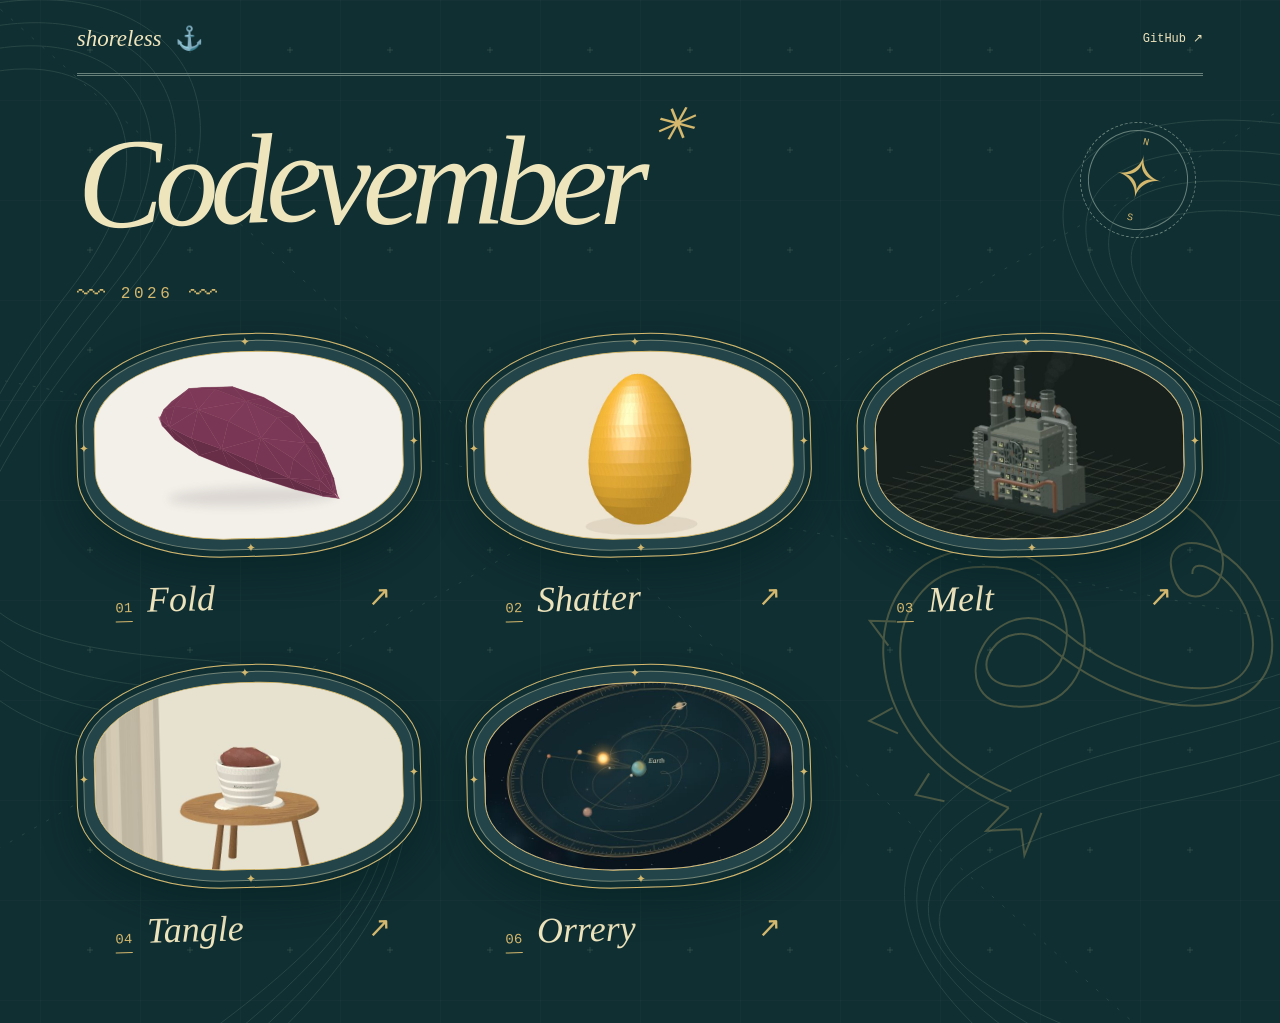
<file: index.html>
<!doctype html>
<html lang="en">
<head>
  <meta charset="utf-8">
  <meta name="viewport" content="width=device-width, initial-scale=1">
  <meta name="description" content="Codevember by shoreless. A collection of small experiments in code.">
  <meta name="theme-color" content="#102f32">
  <title>Codevember — shoreless</title>
  <link rel="stylesheet" href="assets/style.css?v=4-sea">
</head>
<body>
  <div class="page">
    <header class="masthead">
      <a class="wordmark" href="./" aria-label="Codevember home">shoreless <span aria-hidden="true">⚓</span></a>
      <a class="source" href="https://github.com/shoreless/codevember">GitHub <span aria-hidden="true">↗</span></a>
    </header>
    <main>
      <section class="intro" aria-labelledby="title">
        <h1 id="title">Code<span>vember</span><i aria-hidden="true">✳</i></h1>
        <div class="compass" aria-hidden="true"><span>N</span><b>✧</b><span>S</span></div>
      </section>
      <section class="archive" aria-labelledby="archive-title">
        <div class="section-heading"><span aria-hidden="true">〰</span><h2 id="archive-title">2026</h2><span aria-hidden="true">〰</span></div>
        <div class="gallery">
          <a class="experiment" href="2026/01/" aria-label="01 — Fold">
            <div class="porthole">
              <img src="assets/previews/01-folded.svg" width="660" height="400" alt="A folded plum-coloured origami sweet potato" fetchpriority="high">
              <span class="bolt north" aria-hidden="true">✦</span><span class="bolt south" aria-hidden="true">✦</span><span class="bolt east" aria-hidden="true">✦</span><span class="bolt west" aria-hidden="true">✦</span>
            </div>
            <div class="caption"><span class="day">01</span><span class="experiment-name">Fold</span><span class="arrow" aria-hidden="true">↗</span></div>
          </a>
          <a class="experiment" href="2026/02/" aria-label="02 — Shatter">
            <div class="porthole">
              <img src="assets/previews/02-golden-egg.jpg" width="660" height="460" style="object-fit:contain;background:#eee5d3" alt="An unopened three-dimensional golden egg" loading="lazy">
              <span class="bolt north" aria-hidden="true">✦</span><span class="bolt south" aria-hidden="true">✦</span><span class="bolt east" aria-hidden="true">✦</span><span class="bolt west" aria-hidden="true">✦</span>
            </div>
            <div class="caption"><span class="day">02</span><span class="experiment-name">Shatter</span><span class="arrow" aria-hidden="true">↗</span></div>
          </a>
          <a class="experiment" href="2026/03/" aria-label="03 — Melt">
            <div class="porthole">
              <img src="assets/previews/03-factory.jpg" width="660" height="400" alt="A concrete factory crowded with ducts and smokestacks" loading="lazy">
              <span class="bolt north" aria-hidden="true">✦</span><span class="bolt south" aria-hidden="true">✦</span><span class="bolt east" aria-hidden="true">✦</span><span class="bolt west" aria-hidden="true">✦</span>
            </div>
            <div class="caption"><span class="day">03</span><span class="experiment-name">Melt</span><span class="arrow" aria-hidden="true">↗</span></div>
          </a>
          <a class="experiment" href="2026/04/" aria-label="04 — Tangle">
            <div class="porthole">
              <img src="assets/previews/04-potato.jpg" width="660" height="400" alt="Ricardo Junior as a sweet potato in a white pot" loading="lazy">
              <span class="bolt north" aria-hidden="true">✦</span><span class="bolt south" aria-hidden="true">✦</span><span class="bolt east" aria-hidden="true">✦</span><span class="bolt west" aria-hidden="true">✦</span>
            </div>
            <div class="caption"><span class="day">04</span><span class="experiment-name">Tangle</span><span class="arrow" aria-hidden="true">↗</span></div>
          </a>
          <a class="experiment" href="2026/06/" aria-label="06 — Orrery">
            <div class="porthole">
              <img src="assets/previews/06-orrery.jpg" width="660" height="400" alt="A brass orrery seen from Earth" loading="lazy">
              <span class="bolt north" aria-hidden="true">✦</span><span class="bolt south" aria-hidden="true">✦</span><span class="bolt east" aria-hidden="true">✦</span><span class="bolt west" aria-hidden="true">✦</span>
            </div>
            <div class="caption"><span class="day">06</span><span class="experiment-name">Orrery</span><span class="arrow" aria-hidden="true">↗</span></div>
          </a>
        </div>
      </section>
    </main>
  </div>
</body>
</html>
</file>
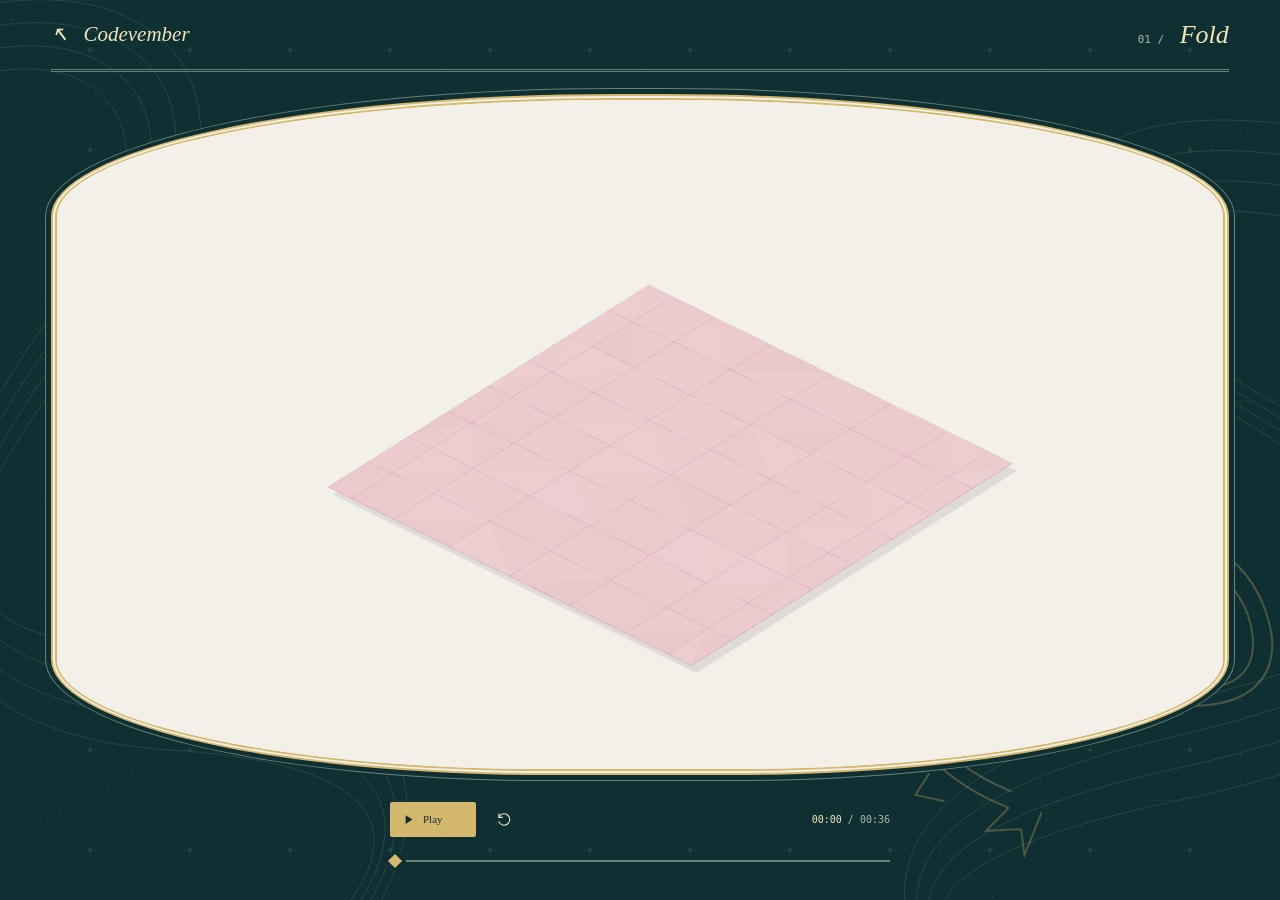
<file: 2026/01/index.html>
<!doctype html>
<html lang="en">
<head>
  <meta charset="utf-8">
  <meta name="viewport" content="width=device-width, initial-scale=1">
  <meta name="theme-color" content="#102f32">
  <meta name="description" content="Day 01 — Fold. A paper sweet potato unfolds to reveal a golden egg that cracks, unfolds, and hatches two little sweet-potato characters. A Three.js experiment by shoreless.">
  <title>01 · Fold — Codevember</title>
  <link rel="stylesheet" href="style.css?v=4-sea">
</head>
<body>
  <header>
    <a class="back" href="../../" aria-label="All experiments"><span aria-hidden="true">↖</span> Codevember</a>
    <h1><span>01 /</span> Fold</h1>
  </header>
  <main>
    <div id="stage" role="img" aria-label="A flat sheet of plum paper folds into a faceted sweet potato, then unfolds to reveal a golden egg that cracks, unfolds, and hatches two little sweet-potato characters.">
      <p id="fallback" role="status">Preparing the paper…</p>
    </div>
    <section class="transport" aria-label="Animation controls">
      <div class="transport-top">
        <button id="play" type="button" disabled aria-label="Play animation"><svg id="play-icon" viewBox="0 0 24 24" aria-hidden="true"><path d="m9 5 11 7-11 7Z"/></svg><span id="play-label">Play</span></button>
        <button id="replay" class="replay" type="button" disabled aria-label="Replay animation from the beginning"><svg viewBox="0 0 24 24" aria-hidden="true"><path d="M4 9a8 8 0 1 1 0 6M4 4v5h5"/></svg></button>
        <span class="time"><span id="elapsed">00:00</span><span class="duration"> / 00:36</span></span>
      </div>
      <label class="sr-only" for="timeline">Animation timeline</label>
      <input id="timeline" type="range" min="0" max="36" step="0.01" value="0" disabled aria-valuetext="0 seconds, flat paper">
    </section>
  </main>
  <noscript><p class="no-script">This experiment needs JavaScript to animate the paper.</p></noscript>
  <script type="module">
    import('./scene.js?v=4-sea').catch((error) => {
      console.error(error);
      document.getElementById('fallback').textContent = 'The paper could not load. Try refreshing in a browser with WebGL enabled.';
      document.getElementById('fallback').hidden = false;
    });
  </script>
</body>
</html>
</file>
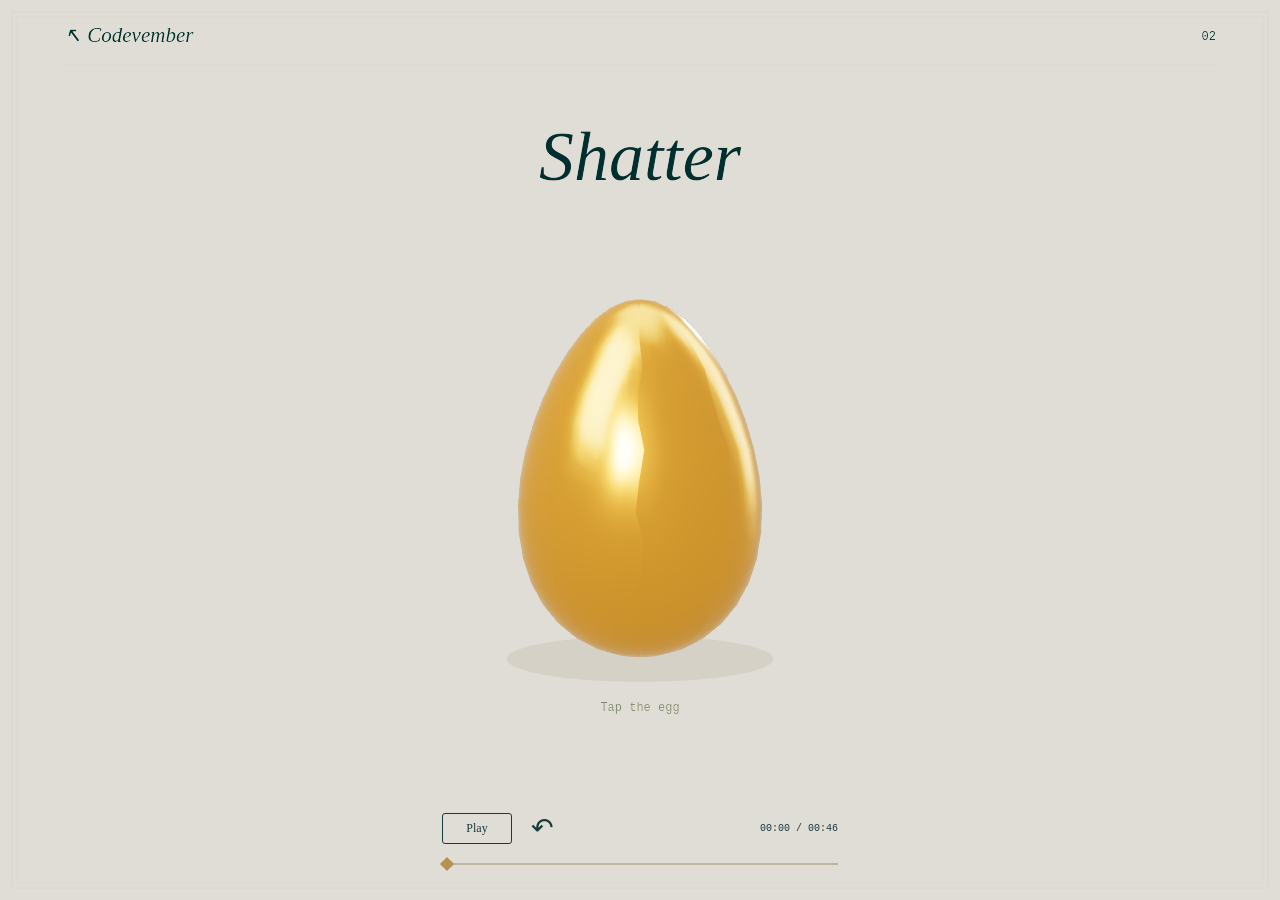
<file: 2026/02/index.html>
<!doctype html><html lang="en"><head>
<meta charset="utf-8"><meta name="viewport" content="width=device-width,initial-scale=1"><meta name="theme-color" content="#eee5d3"><meta name="description" content="02 / Shatter. A golden egg and a little sleight of hand. Codevember by shoreless."><title>02 · Shatter — Codevember</title><link rel="stylesheet" href="style.css?v=2-forest">
</head><body>
<main id="experiment"><h1 class="sr-only">02 / Shatter</h1><div id="stage" role="img" aria-label="A three-dimensional golden egg cracks, the page breaks, and two little sweet potatoes lead us into an edible forest."></div>
<button id="start" disabled aria-label="Crack the golden egg"><span class="sr-only">Crack the golden egg</span></button>
<a id="back" href="../../" aria-label="All experiments">↖ Codevember</a>
<section class="transport" aria-label="Animation controls"><div class="row"><button id="play" disabled aria-label="Play animation">Play</button><button id="replay" disabled aria-label="Return to the golden egg" title="Return to the golden egg">↶</button><span class="time"><span id="elapsed">00:00</span> / 00:46</span></div><label for="timeline" class="sr-only">Animation timeline</label><input id="timeline" type="range" min="0" max="46" step=".01" value="0" disabled></section>
<p id="status" class="sr-only" role="status" aria-live="polite">The golden egg</p><p id="fallback">Preparing the egg…</p><noscript><p class="no-script">This little journey needs JavaScript.</p></noscript></main>
<script type="module">import('./scene.js?v=2-forest').catch(error=>{console.error(error);const f=document.querySelector('#fallback');f.hidden=false;f.textContent='The scene could not load. Please refresh to try again.';});</script>
</body></html>
</file>
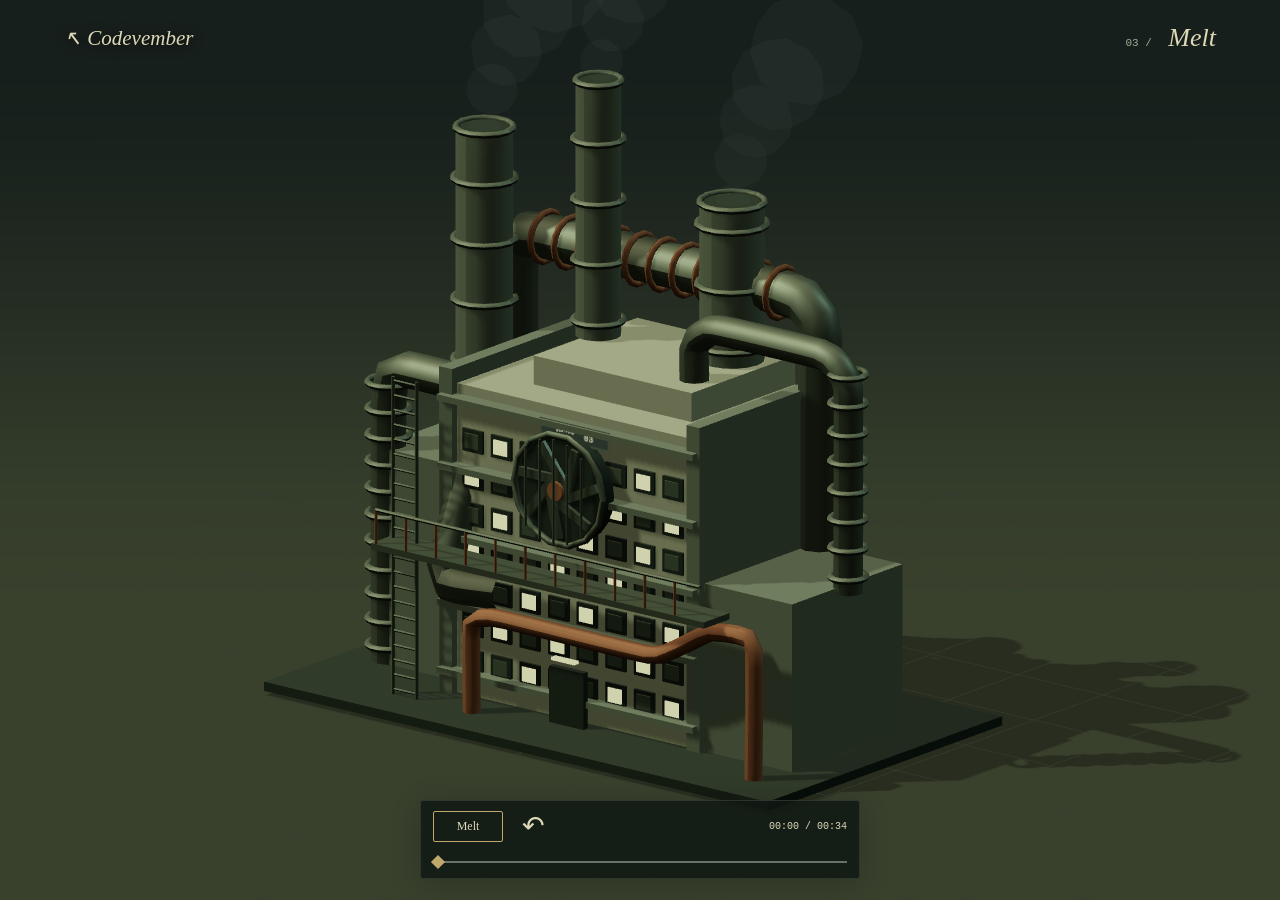
<file: 2026/03/index.html>
<!doctype html><html lang="en"><head>
<meta charset="utf-8"><meta name="viewport" content="width=device-width,initial-scale=1"><meta name="theme-color" content="#171f1c"><meta name="description" content="03 / Melt. An industrial daydream. Codevember by shoreless."><title>03 · Melt — Codevember</title><link rel="stylesheet" href="style.css?v=2-visitor">
</head><body><header><a href="../../" aria-label="All experiments">↖ Codevember</a><h1><span>03 /</span> Melt</h1></header>
<main><div id="stage" role="img" aria-label="A dreary concrete factory, tangled with pipes and smokestacks, melts into an uncanny pool of chocolate. A small, pale child rises from it, holding a golden ticket."></div><section class="transport" aria-label="Animation controls"><div class="row"><button id="play" disabled aria-label="Play animation">Melt</button><button id="replay" disabled aria-label="Restore the factory" title="Restore the factory">↶</button><span class="time"><span id="elapsed">00:00</span> / 00:34</span></div><label class="sr-only" for="timeline">Animation timeline</label><input id="timeline" type="range" min="0" max="34" step=".01" value="0" disabled></section><p id="status" class="sr-only" role="status" aria-live="polite">The factory</p><p id="fallback">Preparing the factory…</p><noscript><p class="no-script">This experiment needs JavaScript.</p></noscript></main>
<script type="module">import('./scene.js?v=2-visitor').catch(error=>{console.error(error);const f=document.querySelector('#fallback');f.hidden=false;f.textContent='The factory could not load. Please refresh to try again.';});</script>
</body></html>
</file>
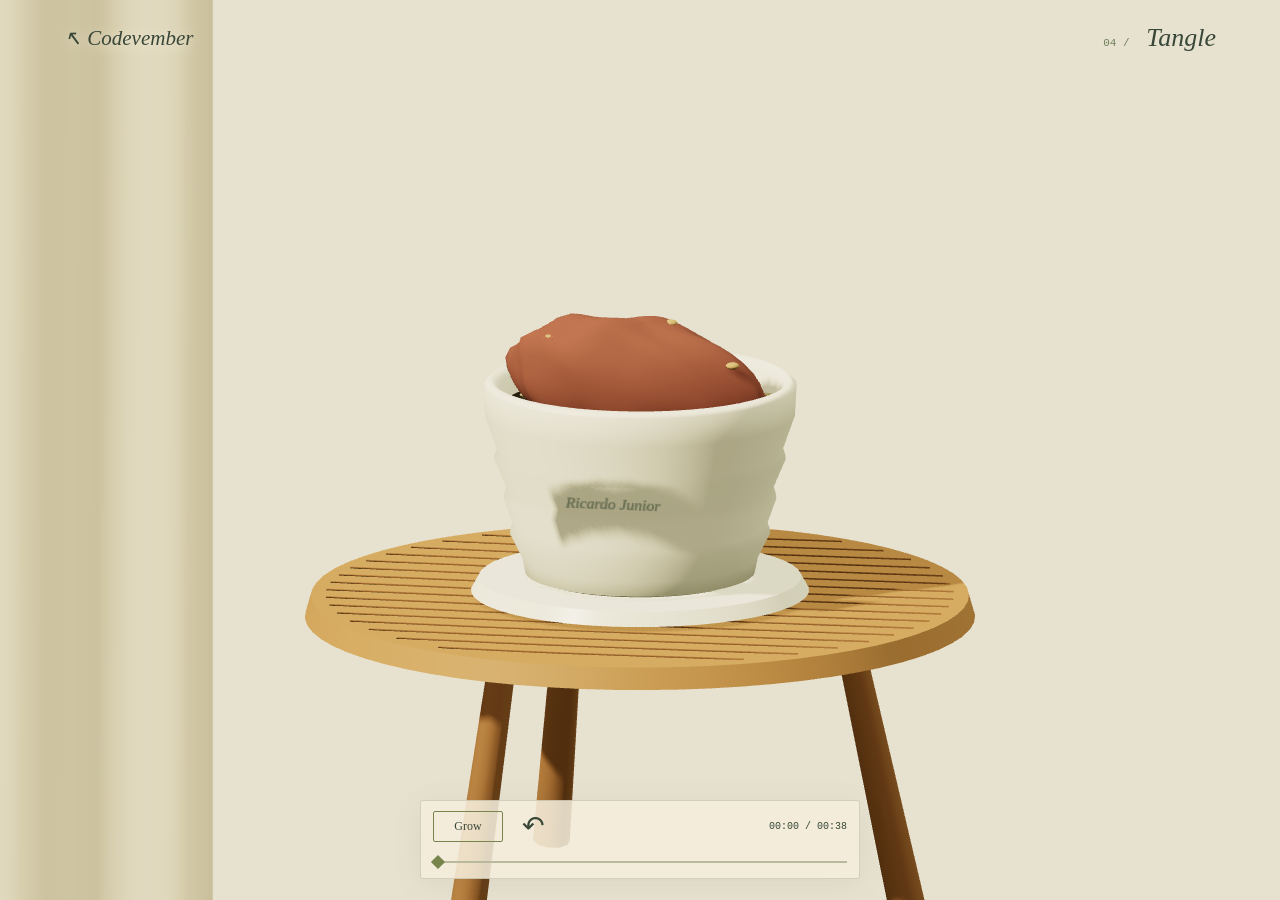
<file: 2026/04/index.html>
<!doctype html><html lang="en"><head>
<meta charset="utf-8"><meta name="viewport" content="width=device-width,initial-scale=1"><meta name="theme-color" content="#e7e1d0"><meta name="description" content="04 / Tangle. Ricardo Junior, one leaf at a time."><title>04 · Tangle — Codevember</title><link rel="stylesheet" href="style.css?v=1-junior">
</head><body><header><a href="../../" aria-label="All experiments">↖ Codevember</a><h1><span>04 /</span> Tangle</h1></header>
<main><div id="stage" role="img" aria-label="Ricardo Junior: a sweet potato in a white pot grows into a tall, tangled plant with heart-shaped leaves, climbing a black stake."></div><section class="transport" aria-label="Animation controls"><div class="row"><button id="play" disabled aria-label="Play animation">Grow</button><button id="replay" disabled aria-label="Back to the potato" title="Back to the potato">↶</button><span class="time"><span id="elapsed">00:00</span> / 00:38</span></div><label class="sr-only" for="timeline">Growth timeline</label><input id="timeline" type="range" min="0" max="38" step=".01" value="0" disabled></section><p id="status" class="sr-only" role="status" aria-live="polite">Ricardo Junior</p><p id="fallback">Planting Ricardo Junior…</p><noscript><p class="no-script">This experiment needs JavaScript.</p></noscript></main>
<script type="module">import('./scene.js?v=1-junior').catch(error=>{console.error(error);const f=document.querySelector('#fallback');f.hidden=false;f.textContent='Ricardo Junior could not load. Please refresh to try again.';});</script>
</body></html>
</file>
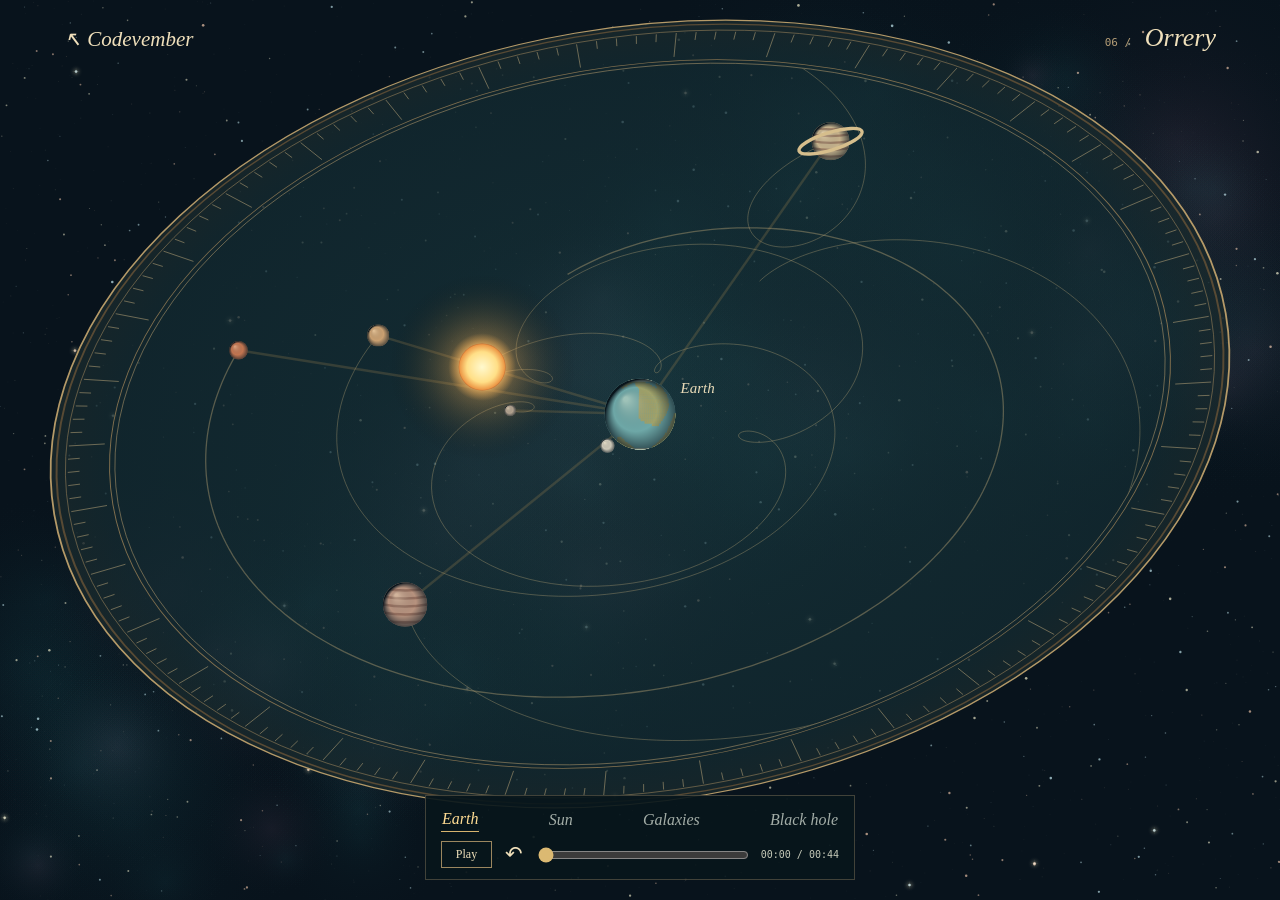
<file: 2026/06/index.html>
<!doctype html>
<html lang="en">
<head>
  <meta charset="utf-8">
  <meta name="viewport" content="width=device-width,initial-scale=1">
  <meta name="theme-color" content="#09151c">
  <title>06 · Orrery — Codevember</title>
  <link rel="stylesheet" href="style.css">
</head>
<body>
  <header><a href="../../" aria-label="All experiments">↖ Codevember</a><h1><small>06 /</small> Orrery</h1></header>
  <main>
    <canvas id="sky" role="img" aria-label="An orrery seen from Earth, the Sun, and distant galaxies. A foreground black hole bends the light from home."></canvas>
    <section class="transport" aria-label="Animation controls">
      <div class="context"><span id="hint"></span><button id="align" hidden>Align lens</button></div>
      <nav aria-label="Viewpoints">
        <button data-time="0">Earth</button><button data-time="11">Sun</button><button data-time="23">Galaxies</button><button data-time="34">Black hole</button>
      </nav>
      <div class="row"><button id="play" disabled>Play</button><button id="reset" aria-label="Return to Earth" title="Return to Earth">↶</button><input id="time" type="range" min="0" max="44" step="0.01" value="0" aria-label="Animation timeline"><output id="clock">00:00 / 00:44</output></div>
    </section>
    <p id="status" class="sr" role="status" aria-live="polite"></p>
    <noscript>This experiment needs JavaScript.</noscript>
  </main>
  <script type="module" src="./scene.js"></script>
</body>
</html>
</file>
<file: assets/style.css>
@import url("sea.css?v=4-sea");
.page { max-width: 1600px; min-height: 100svh; margin: auto; padding: 0 6vw 64px; }
.masthead { display: flex; align-items: center; justify-content: space-between; padding: 25px 0 21px; border-bottom: 3px double var(--line); }
.wordmark { font-style: italic; font-size: 23px; text-decoration: none; }
.wordmark span { color: var(--brass); display: inline-block; margin-left: 8px; font-style: normal; }
.source, .back { font: 12px 'Courier New', monospace; text-decoration: none; }
.source:hover, .back:hover { color: var(--brass); }
.intro { display: flex; align-items: center; justify-content: space-between; padding: 32px 0 16px; }
h1 { font-size: clamp(62px, 10vw, 148px); font-weight: normal; font-style: italic; letter-spacing: -.065em; line-height: 1.05; margin: 0; transform: rotate(-2deg); }
h1 span { display: inline-block; transform: translateY(9px) rotate(2deg); }
h1 i { display: inline-block; font-size: .38em; margin-left: .28em; color: var(--brass); vertical-align: top; transform: rotate(17deg); }
.compass { display: grid; place-items: center; width: 100px; height: 100px; border: 1px solid var(--line); outline: 1px dashed var(--line); outline-offset: 7px; border-radius: 50%; color: var(--brass); transform: rotate(12deg); font: 10px 'Courier New', monospace; flex-shrink: 0; margin: 10px 15px 0 30px; }
.compass b { font: 60px/45px Georgia, serif; font-weight: normal; }
.archive { padding: 20px 0 10px; }
.section-heading { display: flex; align-items: center; gap: 16px; color: var(--brass); margin-bottom: 23px; }
h2 { font: 16px 'Courier New', monospace; letter-spacing: .22em; margin: 0; }
.section-heading > span { font-size: 28px; }
.gallery { display: grid; grid-template-columns: repeat(auto-fit, minmax(min(100%, 340px), 1fr)); gap: 45px; }
.experiment { display: block; width: 100%; max-width: 660px; text-decoration: none; transform: rotate(-1.5deg); transition: transform .3s; }
.experiment:hover { transform: rotate(.5deg) translateY(-5px); }
.porthole { position: relative; padding: 17px; border: 1px solid var(--brass); border-radius: 48% 48% 43% 43% / 40% 40% 38% 38%; background: #234448; box-shadow: inset 0 0 0 6px #102f32, inset 0 0 0 7px #718375, 0 15px 35px #001b1d70; }
.porthole img { display: block; width: 100%; height: auto; aspect-ratio: 1.65; object-fit: cover; object-position: center 65%; border-radius: inherit; border: 1px solid var(--brass); background: var(--paper); }
.bolt { position: absolute; color: var(--brass); font-size: 12px; line-height: 12px; }
.north { top: 2px; left: calc(50% - 6px); }.south { bottom: 2px; left: calc(50% - 6px); }.east { right: 2px; top: calc(50% - 6px); }.west { left: 2px; top: calc(50% - 6px); }
.caption { display: flex; align-items: baseline; gap: 15px; padding: 19px 35px 0; }
.day { font: 14px 'Courier New', monospace; color: var(--brass); border-bottom: 1px solid var(--brass); padding-bottom: 5px; }
.experiment-name { font-size: 36px; font-style: italic; }
.arrow { margin-left: auto; color: var(--brass); font-size: 28px; }
.eyebrow { font: 12px 'Courier New', monospace; color: var(--muted); }
.workbench { padding: 10vh 0; }.workbench h1 { font-size: clamp(100px, 23vw, 300px); margin: 24px 0; color: var(--brass); }
@media (max-width: 650px) {
 .page { padding: 0 7vw 40px; }.masthead { padding: 22px 0 18px; }.wordmark { font-size: 21px; }
 .intro { padding: 32px 0 16px; } h1 { font-size: 12.5vw; } .compass { display: none; }
 .archive { padding-top: 19px; }.section-heading { margin-bottom: 24px; }.caption { padding: 16px 18px 0; }.experiment-name { font-size: 31px; }.porthole { padding: 13px; }
}
</file>
<file: 2026/01/style.css>
@import url("../../assets/sea.css?v=4-sea");
* { box-sizing: border-box; }

a { color: inherit; text-decoration: none; }
a:hover { text-decoration: underline; }
button, input, a { -webkit-tap-highlight-color: transparent; }
button:focus-visible, a:focus-visible { outline: 2px solid var(--brass); outline-offset: 6px; }
header { height: 72px; display: flex; align-items: center; justify-content: space-between; margin: 0 4vw; border-bottom: 3px double var(--line); position: relative; z-index: 2; }
.back { font-size: 21px; font-style: italic; }
.back span { margin-right: 9px; font-weight: 400; }
h1 { font-size: 26px; font-style: italic; font-weight: 400; margin: 0; }
h1 span { color: var(--muted); font: 11px ui-monospace, SFMono-Regular, Consolas, monospace; margin-right: 9px; }
main { position: relative; min-height: 430px; height: calc(100svh - 72px); max-height: 1300px; overflow: hidden; }
#stage { position: absolute; inset: 22px 4vw 125px; overflow: hidden; border: 6px double var(--brass); border-radius: 48% 48% 42% 42% / 18% 18% 17% 17%; background: var(--paper); box-shadow: 0 0 0 5px var(--sea), 0 0 0 6px var(--line); }
canvas { display: block; width: 100%; height: 100%; }
#fallback { position: absolute; left: 50%; top: 52%; transform: translate(-50%, -50%); font-size: 13px; max-width: 70%; text-align: center; color: #514347; }
.transport { position: absolute; bottom: 22px; left: 50%; transform: translateX(-50%); width: min(500px, 86vw); }
.transport-top { display: flex; align-items: center; gap: 10px; height: 42px; }
button { border: 0; cursor: pointer; font: inherit; background: none; color: var(--ink); }
button:disabled { opacity: .4; cursor: wait; }
#play { display: flex; align-items: center; gap: 8px; padding: 10px 15px 10px 10px; min-width: 86px; background: var(--brass); color: var(--sea); border-radius: 2px; font-size: 11px; }
#play:hover { background: var(--ink); }
#play svg { width: 15px; height: 15px; fill: currentColor; }
.replay { display: grid; place-items: center; padding: 10px; }
.replay:hover { color: var(--brass); }
.replay svg { width: 17px; height: 17px; fill: none; stroke: currentColor; stroke-width: 1.5; stroke-linecap: round; stroke-linejoin: round; }
.time { margin-left: auto; font: 10px ui-monospace, SFMono-Regular, Consolas, monospace; white-space: nowrap; }
.duration { color: var(--muted); }
input[type=range] { --progress: 0%; appearance: none; -webkit-appearance: none; width: 100%; height: 26px; margin: 8px 0 0; background: transparent; cursor: pointer; }
input[type=range]::-webkit-slider-runnable-track { height: 2px; background: linear-gradient(to right, var(--brass) var(--progress), var(--line) var(--progress)); }
input[type=range]::-moz-range-track { height: 2px; background: var(--line); }
input[type=range]::-moz-range-progress { height: 2px; background: var(--brass); }
input[type=range]::-webkit-slider-thumb { appearance: none; -webkit-appearance: none; width: 10px; height: 10px; border-radius: 0; transform: rotate(45deg); background: var(--brass); margin-top: -4px; box-shadow: 0 0 0 3px var(--sea); }
input[type=range]::-moz-range-thumb { width: 10px; height: 10px; border: 0; border-radius: 0; transform: rotate(45deg); background: var(--brass); }
input[type=range]:focus-visible { outline: 2px solid var(--brass); outline-offset: 3px; }
.sr-only { position: absolute; width: 1px; height: 1px; overflow: hidden; clip-path: inset(50%); white-space: nowrap; }
.no-script { position: absolute; top: 50%; width: 100%; text-align: center; }
@media (max-width: 650px) {
  header { height: 64px; margin: 0 6vw; }
  .back { font-size: 18px; }
  h1 { font-size: 22px; }
  #stage { inset: 20px 5vw 125px; border-radius: 46% 46% 40% 40% / 12% 12% 10% 10%; }
  main { height: calc(100svh - 64px); }
  .transport { bottom: 20px; }
}
</file>
<file: 2026/02/style.css>
:root{color-scheme:light;--ink:#173b3b;--paper:#eee5d3;--gold:#b49351;--line:#bdb59e}*{box-sizing:border-box}body{margin:0;background:var(--paper);font-family:Georgia,'Times New Roman',serif;color:var(--ink)}#experiment{height:100svh;min-height:440px;position:relative;overflow:hidden}#stage{position:absolute;inset:0}canvas{display:block;width:100%;height:100%}#start{position:absolute;inset:70px 0 110px;width:100%;border:0;background:transparent;cursor:pointer;-webkit-tap-highlight-color:transparent;touch-action:manipulation}#start:disabled{cursor:wait}#back{position:absolute;left:5vw;top:24px;padding:6px 0;color:transparent;text-decoration:none;font:italic 21px Georgia,serif;z-index:3}.inside{--ink:#fff0ce;--gold:#e3c786;--line:#9e9675}.inside #back{color:var(--ink);text-shadow:0 2px 12px #172516}.crossing #back{visibility:hidden}.transport{position:absolute;z-index:4;bottom:20px;left:50%;transform:translateX(-50%);width:min(420px,84vw);padding:8px 12px 0;border-radius:5px}.inside .transport{background:#17251fe6;box-shadow:0 5px 30px #14201866}.row{display:flex;align-items:center;gap:12px;height:35px}button{font:inherit;color:inherit;cursor:pointer}#play{border:1px solid var(--ink);border-radius:3px;background:transparent;min-width:70px;padding:7px 12px;font-size:12px}#play:hover{background:#ad935c33}#replay{border:0;background:transparent;font-size:27px;line-height:1;width:36px;height:36px}.time{margin-left:auto;font:10px 'Courier New',monospace;white-space:nowrap}button:disabled,input:disabled{opacity:.45}a:focus-visible,button:focus-visible,input:focus-visible{outline:2px solid var(--gold);outline-offset:5px}#start:focus-visible{outline-offset:-12px}input[type=range]{appearance:none;-webkit-appearance:none;width:100%;height:25px;margin:5px 0 0;background:transparent;cursor:pointer}input[type=range]::-webkit-slider-runnable-track{height:2px;background:linear-gradient(to right,var(--gold) var(--progress,0%),var(--line) var(--progress,0%))}input[type=range]::-moz-range-track{height:2px;background:var(--line)}input[type=range]::-moz-range-progress{background:var(--gold);height:2px}input[type=range]::-webkit-slider-thumb{appearance:none;width:10px;height:10px;margin-top:-4px;border-radius:0;background:var(--gold);transform:rotate(45deg)}input[type=range]::-moz-range-thumb{width:10px;height:10px;border:0;background:var(--gold)}.sr-only{position:absolute;width:1px;height:1px;overflow:hidden;clip-path:inset(50%);white-space:nowrap}#fallback,.no-script{position:absolute;top:47%;left:10%;width:80%;text-align:center;background:var(--paper);padding:22px;color:#173b3b;font-size:14px}#fallback[hidden]{display:none}@media(max-width:600px){#back{font-size:18px}.transport{bottom:15px}}
</file>
<file: 2026/03/style.css>
:root{color-scheme:dark;--ink:#ddd8b7;--accent:#c0a76b;--line:#697267}*{box-sizing:border-box}body{margin:0;background:#171f1c;color:var(--ink);font-family:Georgia,'Times New Roman',serif}header{position:absolute;z-index:3;left:5vw;right:5vw;top:23px;display:flex;align-items:center;justify-content:space-between;pointer-events:none}header a{color:inherit;text-decoration:none;font:italic 21px Georgia,serif;pointer-events:auto;text-shadow:0 2px 12px #000}h1{font-size:26px;font-weight:400;font-style:italic;margin:0}h1 span{font:11px 'Courier New',monospace;margin-right:10px;color:#a0ac94}main{position:relative;height:100svh;min-height:440px;overflow:hidden}#stage{position:absolute;inset:0}canvas{display:block;width:100%;height:100%}.transport{position:absolute;z-index:4;bottom:21px;left:50%;transform:translateX(-50%);width:min(440px,84vw);padding:8px 12px 0;background:#111914dd;border:1px solid #77806a44;border-radius:3px;box-shadow:0 5px 30px #0003}.row{display:flex;align-items:center;gap:12px;height:35px}button{font:inherit;color:inherit;cursor:pointer}#play{border:1px solid var(--accent);border-radius:2px;background:transparent;min-width:70px;padding:7px 12px;font-size:12px}#play:hover{background:#ad935c33}#replay{border:0;background:transparent;font-size:27px;line-height:1;width:36px;height:36px}.time{margin-left:auto;font:10px 'Courier New',monospace;white-space:nowrap}button:disabled,input:disabled{opacity:.45}a:focus-visible,button:focus-visible,input:focus-visible{outline:2px solid var(--accent);outline-offset:5px}input[type=range]{appearance:none;-webkit-appearance:none;width:100%;height:25px;margin:5px 0 0;background:transparent;cursor:pointer}input[type=range]::-webkit-slider-runnable-track{height:2px;background:linear-gradient(to right,var(--accent) var(--progress,0%),var(--line) var(--progress,0%))}input[type=range]::-moz-range-track{height:2px;background:var(--line)}input[type=range]::-moz-range-progress{background:var(--accent);height:2px}input[type=range]::-webkit-slider-thumb{appearance:none;width:10px;height:10px;margin-top:-4px;border-radius:0;background:var(--accent);transform:rotate(45deg)}input[type=range]::-moz-range-thumb{width:10px;height:10px;border:0;background:var(--accent)}.sr-only{position:absolute;width:1px;height:1px;overflow:hidden;clip-path:inset(50%);white-space:nowrap}#fallback,.no-script{position:absolute;top:47%;left:10%;width:80%;text-align:center;background:#171f1c;padding:22px;color:var(--ink);font-size:14px}#fallback[hidden]{display:none}.poster header,.poster .transport{display:none}.poster main{min-height:0}@media(max-width:600px){header a{font-size:18px}h1{font-size:22px}.transport{bottom:15px}}
</file>
<file: 2026/04/style.css>
:root{color-scheme:light;--ink:#394738;--accent:#77844c;--line:#b9ba9d}*{box-sizing:border-box}body{margin:0;background:#e7e1d0;color:var(--ink);font-family:Georgia,'Times New Roman',serif}header{position:absolute;z-index:3;left:5vw;right:5vw;top:23px;display:flex;align-items:center;justify-content:space-between;pointer-events:none}header a{color:inherit;text-decoration:none;font:italic 21px Georgia,serif;pointer-events:auto;text-shadow:0 2px 12px #eee7d3}h1{font-size:26px;font-weight:400;font-style:italic;margin:0}h1 span{font:11px 'Courier New',monospace;margin-right:10px;color:#71805b}main{position:relative;height:100svh;min-height:440px;overflow:hidden}#stage{position:absolute;inset:0}canvas{display:block;width:100%;height:100%}.transport{position:absolute;z-index:4;bottom:21px;left:50%;transform:translateX(-50%);width:min(440px,84vw);padding:8px 12px 0;background:#f5eedcdd;border:1px solid #77806a44;border-radius:3px;box-shadow:0 5px 30px #645d4515}.row{display:flex;align-items:center;gap:12px;height:35px}button{font:inherit;color:inherit;cursor:pointer}#play{border:1px solid var(--accent);border-radius:2px;background:transparent;min-width:70px;padding:7px 12px;font-size:12px}#play:hover{background:#ad935c33}#replay{border:0;background:transparent;font-size:27px;line-height:1;width:36px;height:36px}.time{margin-left:auto;font:10px 'Courier New',monospace;white-space:nowrap}button:disabled,input:disabled{opacity:.45}a:focus-visible,button:focus-visible,input:focus-visible{outline:2px solid var(--accent);outline-offset:5px}input[type=range]{appearance:none;-webkit-appearance:none;width:100%;height:25px;margin:5px 0 0;background:transparent;cursor:pointer}input[type=range]::-webkit-slider-runnable-track{height:2px;background:linear-gradient(to right,var(--accent) var(--progress,0%),var(--line) var(--progress,0%))}input[type=range]::-moz-range-track{height:2px;background:var(--line)}input[type=range]::-moz-range-progress{background:var(--accent);height:2px}input[type=range]::-webkit-slider-thumb{appearance:none;width:10px;height:10px;margin-top:-4px;border-radius:0;background:var(--accent);transform:rotate(45deg)}input[type=range]::-moz-range-thumb{width:10px;height:10px;border:0;background:var(--accent)}.sr-only{position:absolute;width:1px;height:1px;overflow:hidden;clip-path:inset(50%);white-space:nowrap}#fallback,.no-script{position:absolute;top:47%;left:10%;width:80%;text-align:center;background:#e7e1d0;padding:22px;color:var(--ink);font-size:14px}#fallback[hidden]{display:none}.poster header,.poster .transport{display:none}.poster main{min-height:0}@media(max-width:600px){header a{font-size:18px}h1{font-size:22px}.transport{bottom:15px}}
</file>
<file: 2026/06/style.css>
* { box-sizing: border-box; }
:root { color-scheme: dark; color: #f0e0bb; background: #09151c; font-family: Georgia, serif; }
body { margin: 0; }
main { position: relative; height: 100svh; min-height: 360px; overflow: hidden; }
header { position: absolute; z-index: 2; inset: 23px 5vw auto; display: flex; justify-content: space-between; align-items: baseline; pointer-events: none; }
header a { color: inherit; text-decoration: none; font-size: 21px; font-style: italic; pointer-events: auto; }
h1 { margin: 0; font-size: 26px; font-weight: normal; font-style: italic; }
h1 small { font: 11px monospace; margin-right: 7px; color: #b49d76; }
canvas { display: block; width: 100%; height: 100%; touch-action: pan-y; }
canvas[data-interactive='true'] { cursor: crosshair; touch-action: none; }
.transport { position: absolute; bottom: max(20px,env(safe-area-inset-bottom)); left: 50%; transform: translateX(-50%); width: min(430px,91vw); padding: 11px 15px; border: 1px solid #ad987358; background: #07151be8; }
.context { position: absolute; bottom: calc(100% + 9px); width: 100%; left: 0; display: flex; gap: 12px; justify-content: center; align-items: center; font: italic 13px Georgia,serif; color: #e4d8ba; text-shadow: 0 1px 5px #000; }
button { font: inherit; color: inherit; cursor: pointer; background: transparent; border: 0; }
.context button { padding: 4px 8px; border: 1px solid #8f8268; background: #0b1a20; font-size: 12px; }
nav { display: flex; justify-content: space-between; gap: 6px; }
nav button { color: #a3ada7; padding: 3px 1px; font: italic 16px Georgia,serif; }
nav [aria-current='step'] { color: #ffdc93; border-bottom: 1px solid #d6b36e; }
.row { display: flex; align-items: center; gap: 10px; margin-top: 9px; }
#play { border: 1px solid #9b865f; min-width: 51px; padding: 5px; font-size: 12px; }
#reset { font-size: 21px; padding: 0 3px; }
input { min-width: 25px; flex: 1; accent-color: #dbb972; height: 22px; cursor: pointer; }
output { font: 10px monospace; white-space: nowrap; color: #c5c9b8; }
:focus-visible { outline: 2px solid #f1c675; outline-offset: 3px; }
.sr { position: absolute; width: 1px; height: 1px; overflow: hidden; clip-path: inset(50%); }
[hidden] { display: none !important; }
.poster header,.poster .transport { display: none; }
.poster main { min-height: 0; }
@media(max-height:480px) { header { top: 10px; } .transport { bottom: 5px; padding: 4px 10px; } .row { margin-top: 2px; } }
</file>
